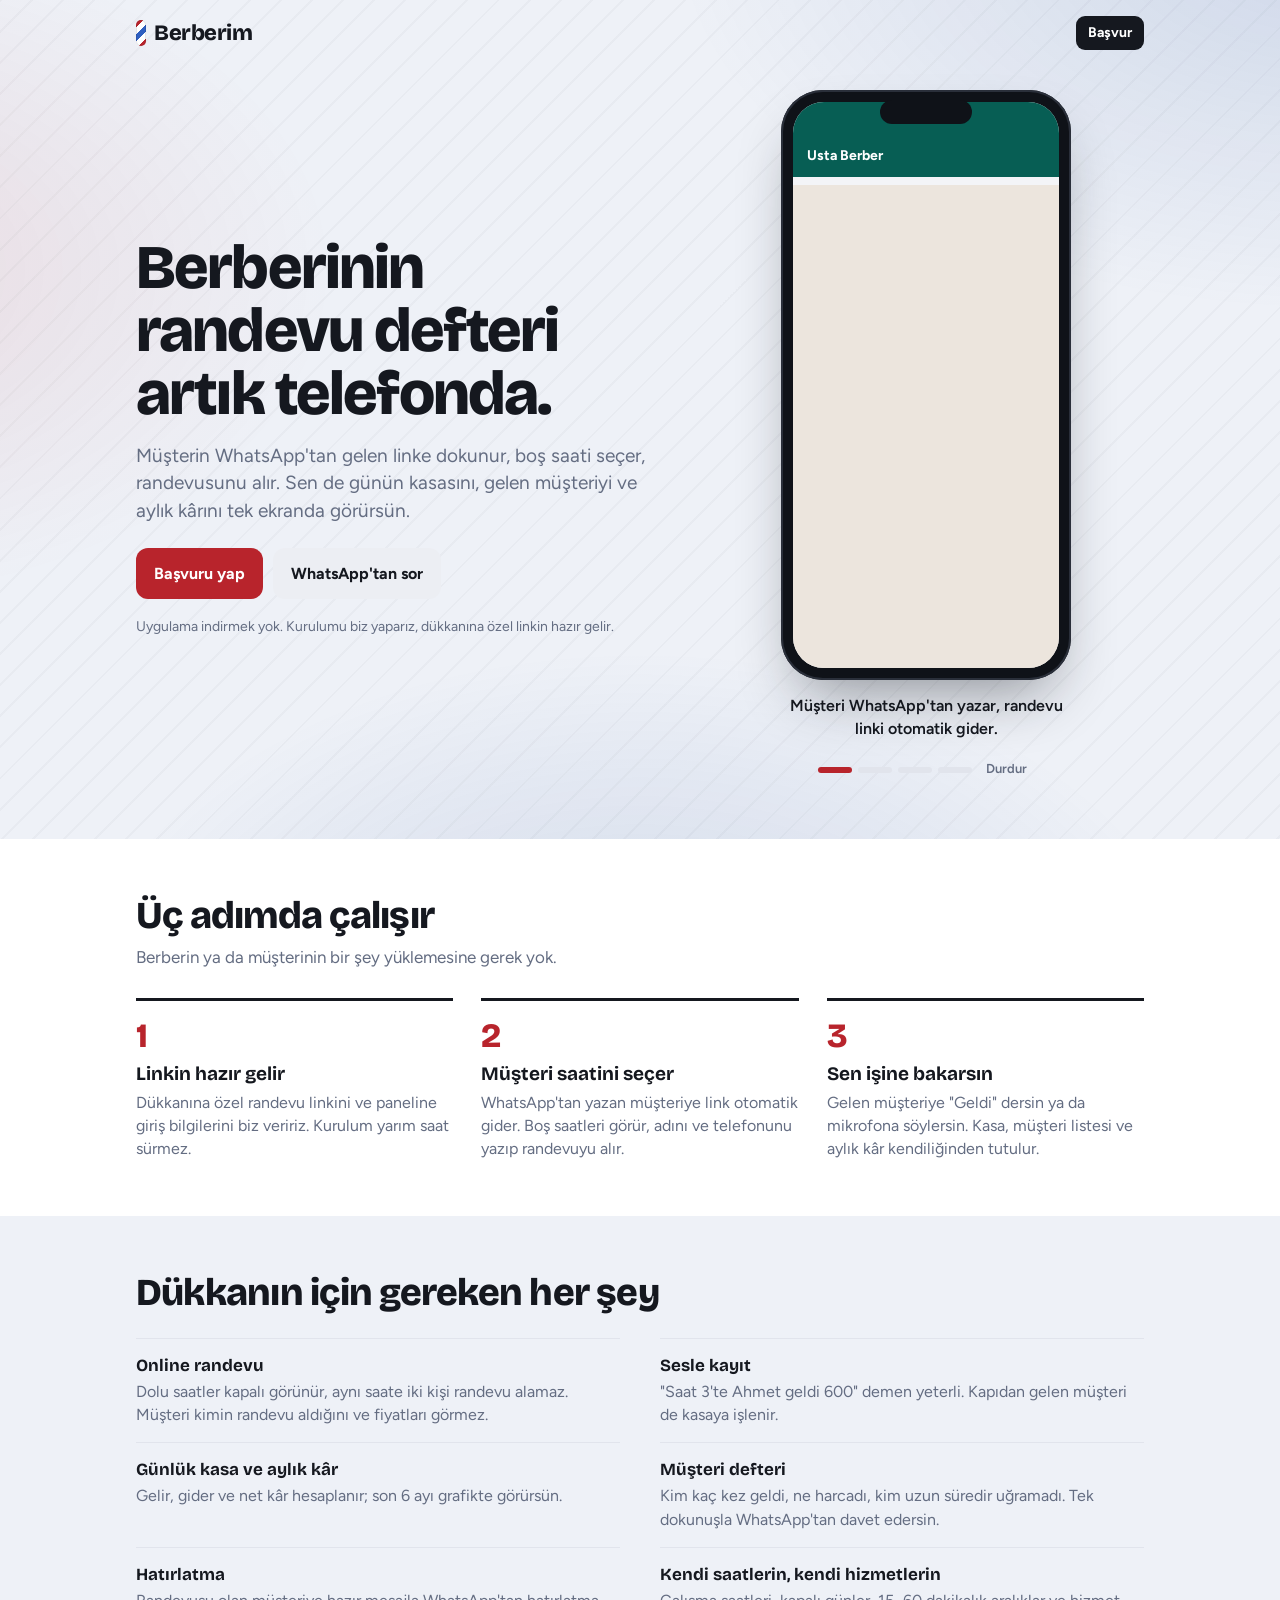
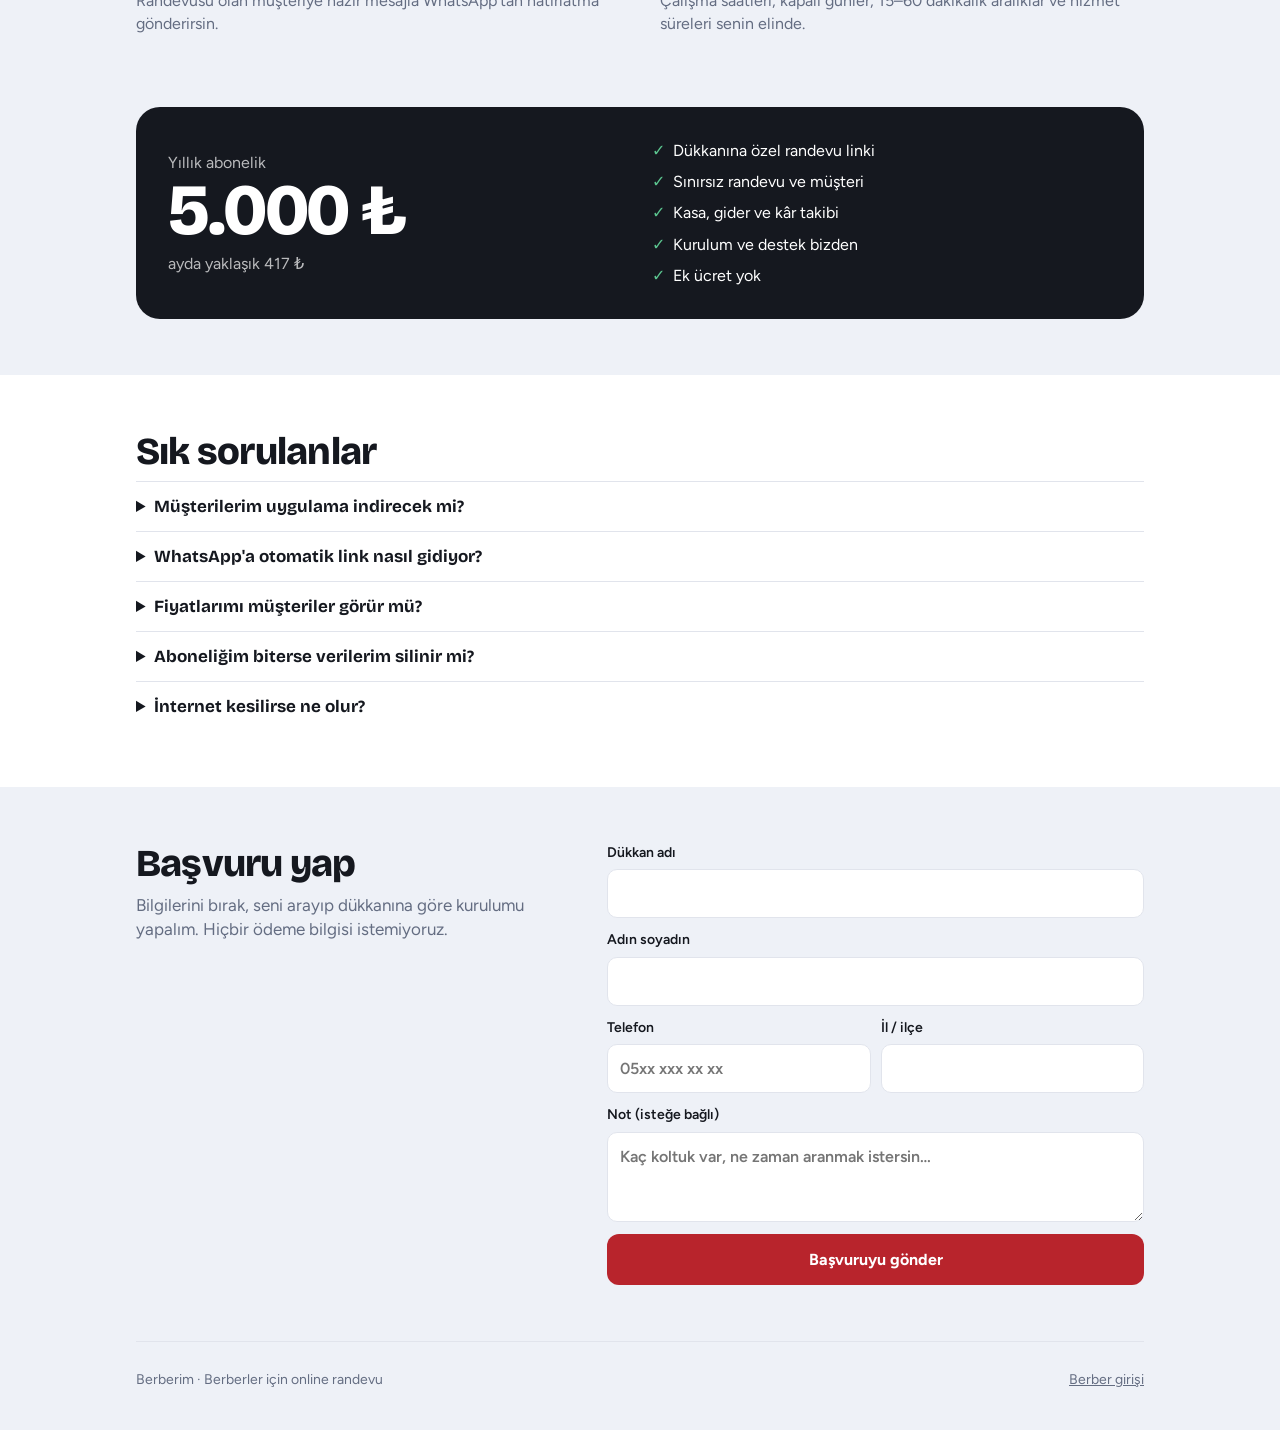
<file: index.html>
<!doctype html>
<html lang="tr">
<head>
<meta charset="utf-8">
<script>if(!location.search&&location.hostname!=="mg-barbers.onrender.com")location.replace("/tanitim/");</script>
<meta name="viewport" content="width=device-width,initial-scale=1,viewport-fit=cover">
<title>Online Randevu</title>
<meta name="description" content="Berberinden boş saati seç, 30 saniyede randevunu al.">
<meta name="theme-color" content="#f3f4f7" media="(prefers-color-scheme: light)">
<meta name="theme-color" content="#0e1118" media="(prefers-color-scheme: dark)">
<link rel="icon" href="data:image/svg+xml,%3Csvg xmlns='http://www.w3.org/2000/svg' viewBox='0 0 64 64'%3E%3Crect width='64' height='64' rx='14' fill='%23b8242c'/%3E%3Ctext x='32' y='43' font-size='30' text-anchor='middle'%3E✂️%3C/text%3E%3C/svg%3E">
<link rel="preconnect" href="https://fonts.googleapis.com">
<link rel="preconnect" href="https://fonts.gstatic.com" crossorigin>
<link rel="stylesheet" href="https://fonts.googleapis.com/css2?family=Bricolage+Grotesque:opsz,wght@12..96,700;12..96,800&family=Figtree:wght@400;500;600;700&display=swap" media="print" onload="this.media='all'">
<link rel="preload" href="/vendor/supabase.js" as="script">
<link rel="stylesheet" href="/style.css?v=20">
</head>
<body>
<div class="wrap" id="app"><p class="loading">Yükleniyor…</p></div>
<div class="dock" id="dock" hidden></div>
<script defer src="/vendor/supabase.js"></script>
<script defer src="/config.js?v=20"></script>
<script defer src="/common.js?v=20"></script>
<script defer src="/app.js?v=20"></script>
</body>
</html>
</file>
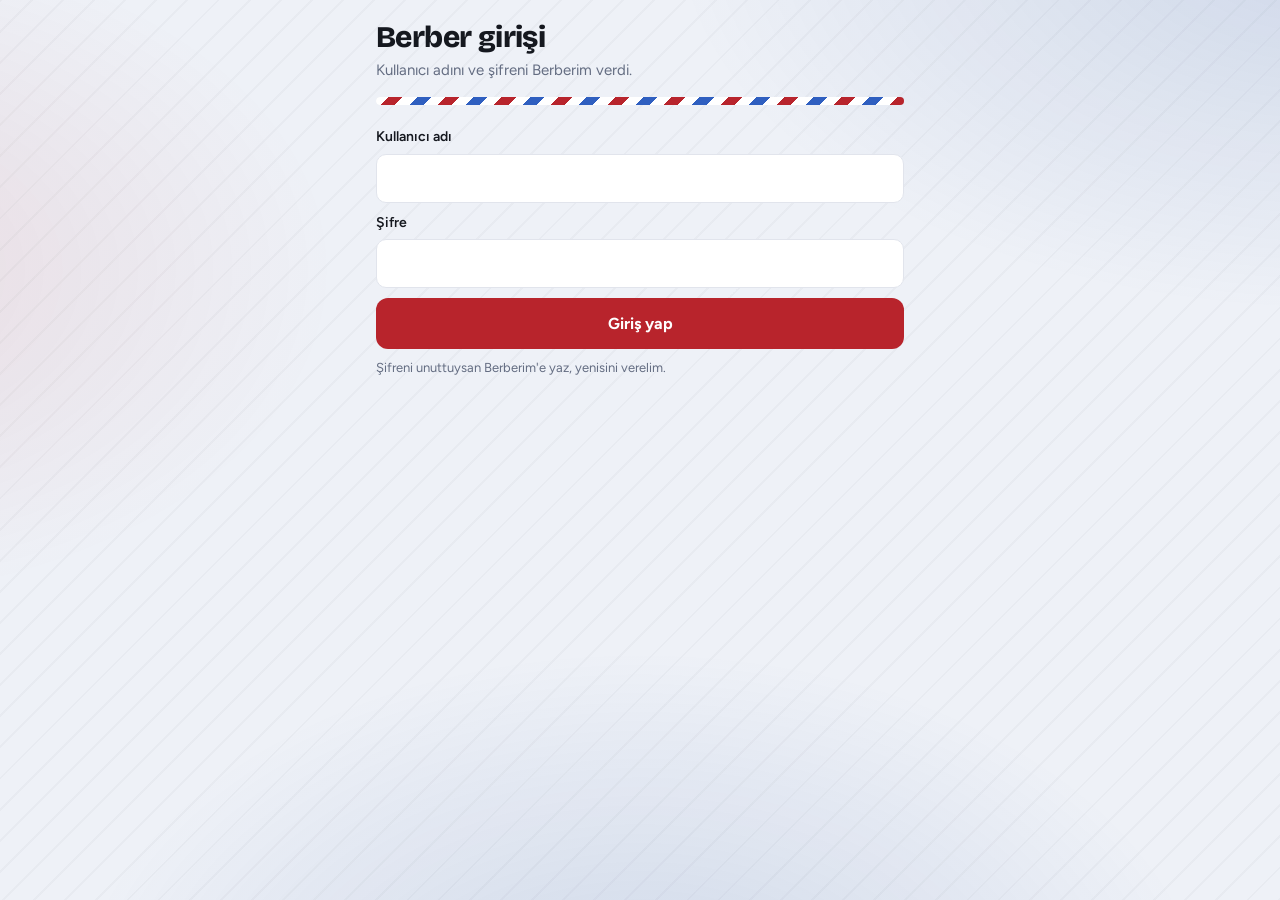
<file: panel/index.html>
<!doctype html>
<html lang="tr">
<head>
<meta charset="utf-8">
<meta name="viewport" content="width=device-width,initial-scale=1,viewport-fit=cover">
<meta name="robots" content="noindex,nofollow">
<title>Berberim Panel</title>
<meta name="theme-color" content="#f3f4f7" media="(prefers-color-scheme: light)">
<meta name="theme-color" content="#0e1118" media="(prefers-color-scheme: dark)">
<meta name="apple-mobile-web-app-capable" content="yes">
<meta name="apple-mobile-web-app-title" content="Berberim">
<link rel="icon" href="data:image/svg+xml,%3Csvg xmlns='http://www.w3.org/2000/svg' viewBox='0 0 64 64'%3E%3Crect width='64' height='64' rx='14' fill='%2315181f'/%3E%3Ctext x='32' y='43' font-size='30' text-anchor='middle'%3E✂️%3C/text%3E%3C/svg%3E">
<link rel="preconnect" href="https://fonts.googleapis.com">
<link rel="preconnect" href="https://fonts.gstatic.com" crossorigin>
<link rel="stylesheet" href="https://fonts.googleapis.com/css2?family=Bricolage+Grotesque:opsz,wght@12..96,700;12..96,800&family=Figtree:wght@400;500;600;700&display=swap" media="print" onload="this.media='all'">
<link rel="preload" href="/vendor/supabase.js" as="script">
<link rel="stylesheet" href="/style.css?v=20">
</head>
<body>
<div class="wrap" id="app"><p class="loading">Yükleniyor…</p></div>
<nav class="tabbar" id="tabbar" hidden></nav>
<script defer src="/vendor/supabase.js"></script>
<script defer src="/config.js?v=20"></script>
<script defer src="/common.js?v=20"></script>
<script defer src="/panel/panel.js?v=20"></script>
</body>
</html>
</file>
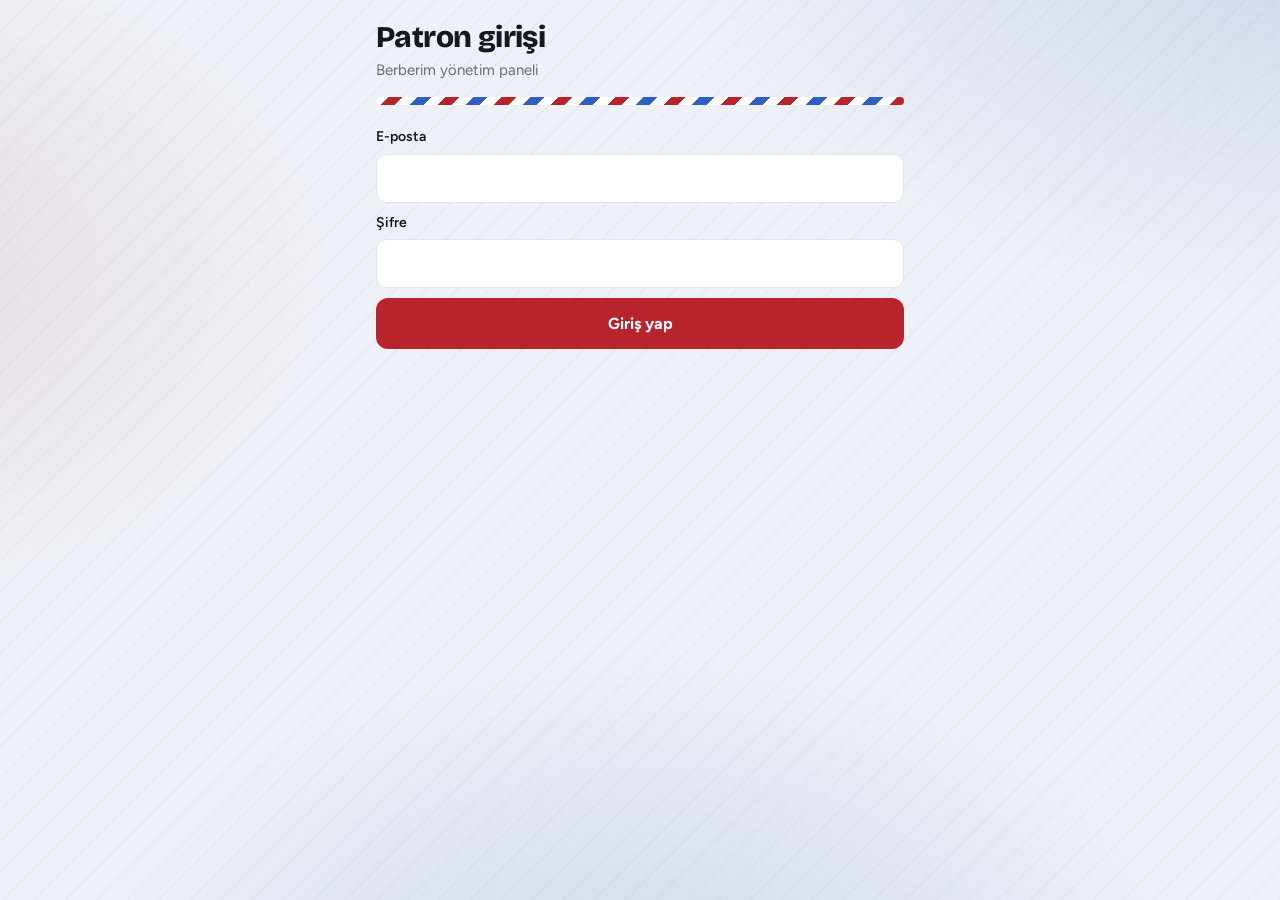
<file: patron/index.html>
<!doctype html>
<html lang="tr">
<head>
<meta charset="utf-8">
<meta name="viewport" content="width=device-width,initial-scale=1,viewport-fit=cover">
<meta name="robots" content="noindex,nofollow">
<title>Berberim Patron</title>
<meta name="theme-color" content="#f3f4f7" media="(prefers-color-scheme: light)">
<meta name="theme-color" content="#0e1118" media="(prefers-color-scheme: dark)">
<meta name="apple-mobile-web-app-capable" content="yes">
<meta name="apple-mobile-web-app-title" content="Berberim">
<link rel="icon" href="data:image/svg+xml,%3Csvg xmlns='http://www.w3.org/2000/svg' viewBox='0 0 64 64'%3E%3Crect width='64' height='64' rx='14' fill='%2315181f'/%3E%3Ctext x='32' y='43' font-size='30' text-anchor='middle'%3E✂️%3C/text%3E%3C/svg%3E">
<link rel="preconnect" href="https://fonts.googleapis.com">
<link rel="preconnect" href="https://fonts.gstatic.com" crossorigin>
<link rel="stylesheet" href="https://fonts.googleapis.com/css2?family=Bricolage+Grotesque:opsz,wght@12..96,700;12..96,800&family=Figtree:wght@400;500;600;700&display=swap" media="print" onload="this.media='all'">
<link rel="preload" href="/vendor/supabase.js" as="script">
<link rel="stylesheet" href="/style.css?v=20">
</head>
<body>
<div class="wrap" id="app"><p class="loading">Yükleniyor…</p></div>
<nav class="tabbar" id="tabbar" hidden></nav>
<script defer src="/vendor/supabase.js"></script>
<script defer src="/config.js?v=20"></script>
<script defer src="/common.js?v=20"></script>
<script defer src="/patron/patron.js?v=20"></script>
</body>
</html>
</file>
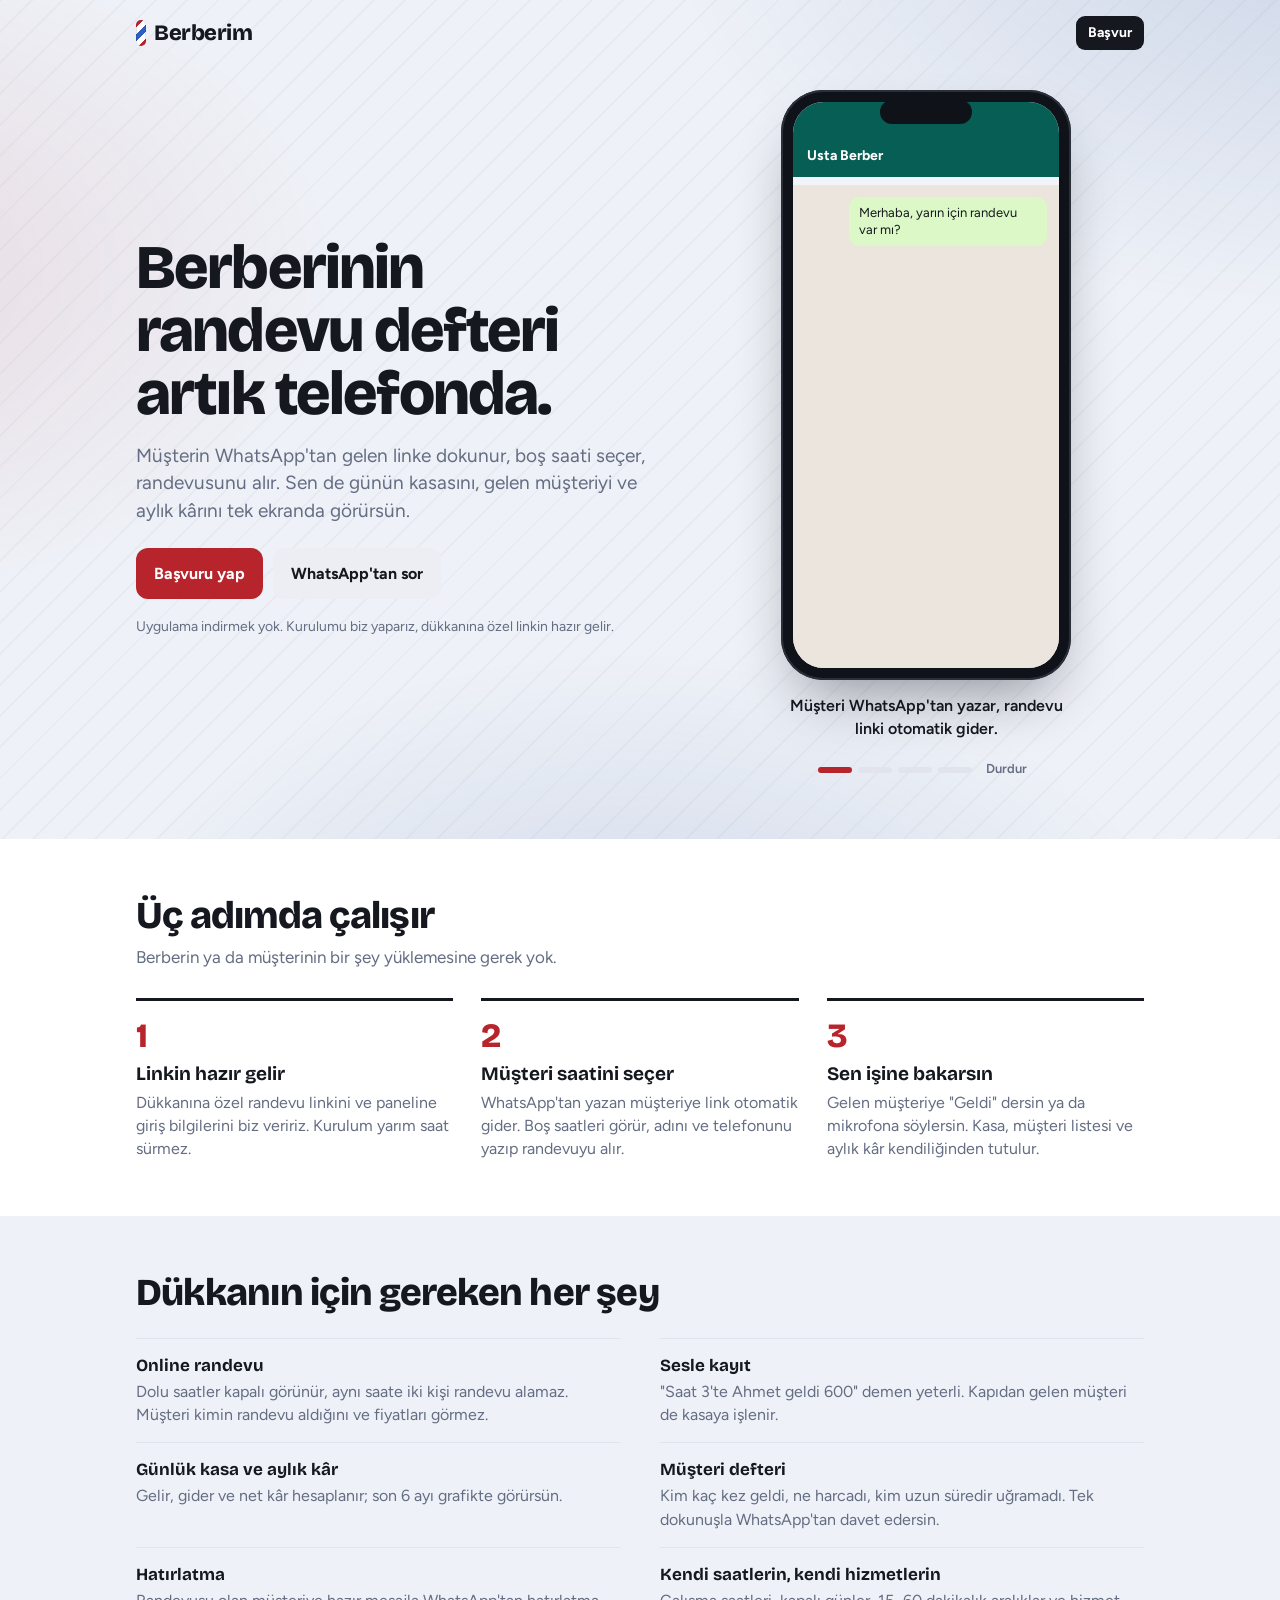
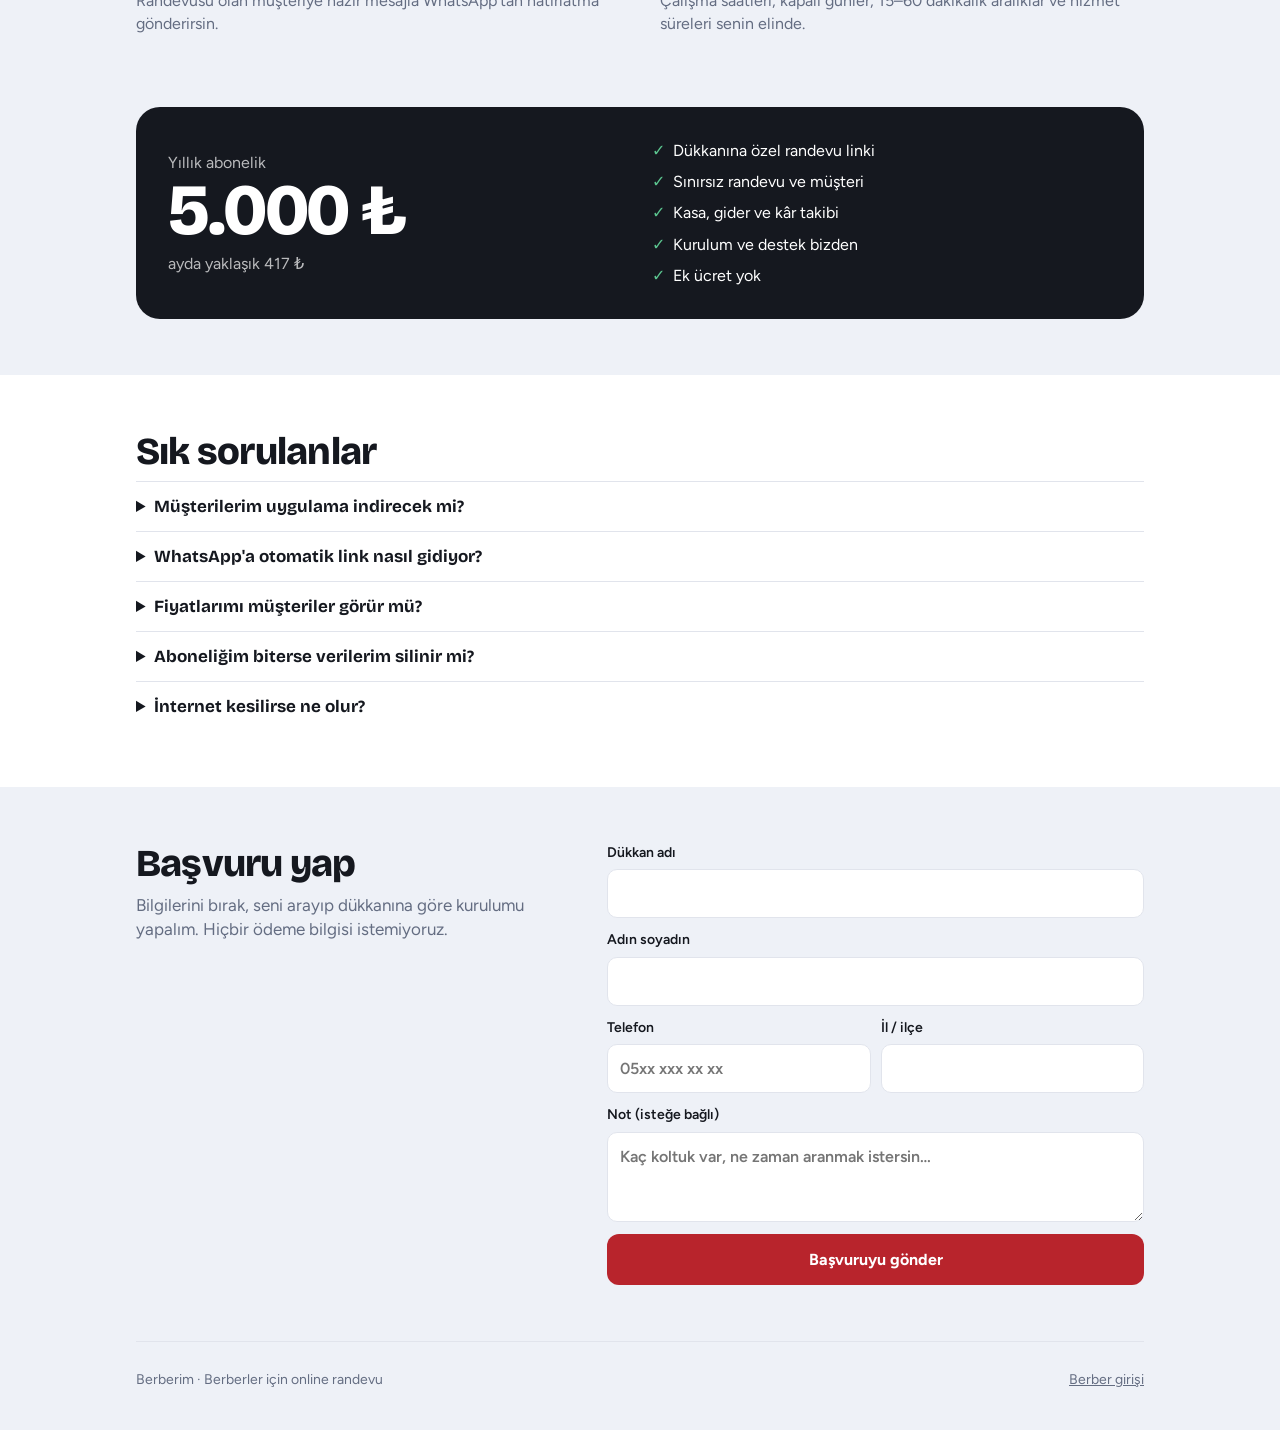
<file: tanitim/index.html>
<!doctype html>
<html lang="tr">
<head>
<meta charset="utf-8">
<meta name="viewport" content="width=device-width,initial-scale=1,viewport-fit=cover">
<title>Berberim · Berberler için online randevu ve kasa</title>
<meta name="description" content="Müşterilerin WhatsApp'tan gelen linkle randevu alsın, sen günün kasasını tek ekranda gör. Kurulum bizden.">
<meta property="og:title" content="Berberim · Berberin randevu defteri artık telefonda">
<meta property="og:description" content="Online randevu, müşteri takibi, gelir–gider. Kurulum bizden, yıllık tek ücret.">
<meta name="theme-color" content="#15181f">
<link rel="icon" href="data:image/svg+xml,%3Csvg xmlns='http://www.w3.org/2000/svg' viewBox='0 0 64 64'%3E%3Crect width='64' height='64' rx='14' fill='%23b8242c'/%3E%3Ctext x='32' y='43' font-size='30' text-anchor='middle'%3E✂️%3C/text%3E%3C/svg%3E">
<link rel="preconnect" href="https://fonts.googleapis.com">
<link rel="preconnect" href="https://fonts.gstatic.com" crossorigin>
<link rel="stylesheet" href="https://fonts.googleapis.com/css2?family=Bricolage+Grotesque:opsz,wght@12..96,700;12..96,800&family=Figtree:wght@400;500;600;700&display=swap" media="print" onload="this.media='all'">
<link rel="stylesheet" href="/style.css?v=20">
<style>
/* Tanıtım: koyu vitrin üstte, berber direği tek gösterişli öğe; altı sade */
.lp { max-width: 1040px; margin: 0 auto; padding-left: max(16px, env(safe-area-inset-left, 0px)); padding-right: max(16px, env(safe-area-inset-right, 0px)); }
.top { display: flex; align-items: center; justify-content: space-between; padding-block: 16px; }
.brand { font: 800 22px var(--display); letter-spacing: -0.02em; display: flex; align-items: center; gap: 8px; color: var(--ink); text-decoration: none; }
.brand i { width: 10px; height: 26px; border-radius: 5px; background: repeating-linear-gradient(-45deg, var(--red) 0 5px, #fff 5px 10px, #2f5fc0 10px 15px, #fff 15px 20px); box-shadow: inset 0 0 0 1px rgba(0,0,0,.1); }
.hero { display: grid; grid-template-columns: 1.1fr .9fr; gap: 40px; align-items: center; padding-block: 24px 56px; }
.hero h1 { font: 800 clamp(36px, 6vw, 62px)/1.02 var(--display); letter-spacing: -0.03em; margin: 0; text-wrap: balance; }
.hero p.lead { font-size: 19px; color: var(--muted); margin-top: 16px; max-width: 34em; }
.hero .ctas { display: flex; gap: 10px; flex-wrap: wrap; margin-top: 24px; }
.hero .trust { margin-top: 18px; font-size: 14px; color: var(--muted); }
/* Demo telefon */
.demo { display: flex; flex-direction: column; align-items: center; gap: 14px; }
.phone { width: 290px; max-width: 100%; aspect-ratio: 290 / 590; border-radius: 42px; background: #0f1218; padding: 12px; box-shadow: 0 30px 60px -20px rgba(21,24,31,.45), inset 0 0 0 2px #2a2f3a; position: relative; }
.screen { position: absolute; inset: 12px; border-radius: 31px; overflow: hidden; background: #f3f4f7; color: #15181f; font-size: 13px; }
.notch { position: absolute; top: 10px; left: 50%; transform: translateX(-50%); width: 92px; height: 24px; border-radius: 14px; background: #0f1218; z-index: 5; }
.scene { position: absolute; inset: 0; padding: 46px 14px 14px; display: flex; flex-direction: column; gap: 8px; opacity: 0; transition: opacity .45s ease; }
.scene.on { opacity: 1; }
.wa-top { background: #075e54; color: #fff; margin: -46px -14px 8px; padding: 44px 14px 10px; font-weight: 700; font-size: 14px; }
.wa-bg { background: #ece5dd; margin: -8px -14px -14px; padding: 12px; flex: 1; display: flex; flex-direction: column; gap: 8px; }
.bub { max-width: 82%; padding: 7px 10px; border-radius: 10px; font-size: 13px; line-height: 1.35; opacity: 0; transform: translateY(6px); transition: opacity .35s, transform .35s; }
.bub.in { background: #fff; align-self: flex-start; }
.bub.out { background: #dcf8c6; align-self: flex-end; }
.bub.show { opacity: 1; transform: none; }
.bub u { color: #1f6fd1; }
.m-h { font: 800 19px var(--display); }
.m-pole { height: 5px; border-radius: 3px; background: repeating-linear-gradient(-45deg, #b8242c 0 6px, #fff 6px 12px, #2f5fc0 12px 18px, #fff 18px 24px); }
.m-chips { display: flex; gap: 6px; }
.m-chip { border: 1.5px solid #e1e4ec; background: #fff; border-radius: 9px; padding: 6px 8px; font-weight: 700; font-size: 12px; }
.m-chip.on { background: #15181f; border-color: #15181f; color: #fff; }
.m-slots { display: grid; grid-template-columns: repeat(3, 1fr); gap: 6px; }
.m-slot { border: 1.5px solid #e1e4ec; background: #fff; border-radius: 8px; padding: 7px 0; text-align: center; font-weight: 700; font-size: 12px; transition: background .25s, color .25s; }
.m-slot.full { background: #eceef3; border-color: transparent; color: #98a1b5; text-decoration: line-through; }
.m-slot.pick { background: #b8242c; border-color: #b8242c; color: #fff; }
.m-in { border: 1.5px solid #e1e4ec; background: #fff; border-radius: 8px; padding: 8px; color: #646d82; font-size: 12px; }
.m-btn { background: #b8242c; color: #fff; border-radius: 10px; padding: 10px; text-align: center; font-weight: 700; margin-top: auto; transition: transform .15s; }
.m-btn.tap { transform: scale(.95); }
.m-ok { margin: auto 0; text-align: center; display: flex; flex-direction: column; gap: 8px; align-items: center; }
.m-ok .tick { width: 56px; height: 56px; font-size: 28px; }
.m-kasa { background: #15181f; color: #fff; border-radius: 14px; padding: 12px 14px; }
.m-kasa small { opacity: .7; display: block; font-size: 11px; }
.m-kasa b { font: 800 28px var(--display); font-variant-numeric: tabular-nums; }
.m-mic { background: #b8242c; color: #fff; border-radius: 12px; padding: 10px; text-align: center; font-weight: 700; font-size: 13px; }
.m-mic.rec { background: #15181f; }
.m-row { display: flex; align-items: center; gap: 8px; background: #fff; border-radius: 10px; padding: 8px 10px; border: 1px solid #e1e4ec; }
.m-row b { font: 800 13px var(--display); min-width: 38px; }
.m-row span { flex: 1; font-weight: 600; font-size: 12px; }
.m-row em { font-style: normal; font-size: 11px; font-weight: 700; padding: 3px 8px; border-radius: 99px; background: #187a4a; color: #fff; }
.m-row em.ok { background: #e1f3e9; color: #187a4a; }
.cap { font-weight: 600; text-align: center; min-height: 3em; max-width: 300px; }
.prog { display: flex; gap: 6px; align-items: center; }
.prog button { width: 34px; height: 6px; border-radius: 3px; border: 0; background: var(--line); padding: 0; cursor: pointer; position: relative; overflow: hidden; }
.prog button i { position: absolute; inset: 0; background: var(--red); transform-origin: left; transform: scaleX(0); }
.prog button.done i { transform: scaleX(1); }
.prog .pp { width: auto; height: auto; background: none; color: var(--muted); font-size: 13px; font-weight: 600; padding: 4px 8px; }
/* Bölümler */
.band { padding-block: 56px; }
.band h2 { font: 800 clamp(26px, 4vw, 38px)/1.1 var(--display); letter-spacing: -0.02em; margin-bottom: 8px; text-wrap: balance; }
.band > .lp > p.sub { color: var(--muted); font-size: 17px; max-width: 36em; }
.steps3 { display: grid; grid-template-columns: repeat(3, 1fr); gap: 28px; margin-top: 28px; counter-reset: st; }
.steps3 div { border-top: 3px solid var(--ink); padding-top: 14px; }
.steps3 div::before { counter-increment: st; content: counter(st); font: 800 34px var(--display); color: var(--red); display: block; }
.steps3 h3 { font: 700 19px var(--display); margin: 6px 0; }
.steps3 p { color: var(--muted); }
.feat { display: grid; grid-template-columns: repeat(2, 1fr); gap: 0 40px; margin-top: 24px; }
.feat div { padding: 16px 0; border-top: 1px solid var(--line); }
.feat h3 { font: 700 17px var(--display); margin: 0 0 4px; }
.feat p { color: var(--muted); }
.price { background: var(--ink); color: var(--surface); border-radius: 24px; padding: 32px; display: grid; grid-template-columns: 1fr 1fr; gap: 24px; align-items: center; }
.price .amt { font: 800 clamp(44px, 8vw, 72px)/1 var(--display); letter-spacing: -0.03em; }
.price .per { opacity: .7; margin-top: 6px; }
.price ul { margin: 0; padding: 0; list-style: none; display: flex; flex-direction: column; gap: 8px; }
.price li::before { content: "✓"; color: #5cc690; font-weight: 800; margin-right: 8px; }
.faq details { border-top: 1px solid var(--line); padding: 14px 0; }
.faq summary { font: 700 17px var(--display); cursor: pointer; }
.faq details p { color: var(--muted); margin-top: 8px; max-width: 40em; }
.apply { display: grid; grid-template-columns: .9fr 1.1fr; gap: 32px; align-items: start; }
.apply form { display: flex; flex-direction: column; gap: 12px; }
.ok-box { background: var(--ok-soft); color: var(--ok); border-radius: 14px; padding: 18px; font-weight: 600; }
.lp-foot { padding-block: 28px 40px; color: var(--muted); font-size: 14px; display: flex; justify-content: space-between; gap: 12px; flex-wrap: wrap; border-top: 1px solid var(--line); }
.lp-foot a { color: inherit; }
@media (max-width: 820px) {
  .hero, .apply, .price { grid-template-columns: 1fr; }
  .hero { gap: 28px; padding-block: 8px 40px; }
  .steps3, .feat { grid-template-columns: 1fr; gap: 18px; }
  .feat { gap: 0; }
  .band { padding-block: 40px; }
  .price { padding: 24px; }
}
</style>
</head>
<body>
<div class="lp"><header class="top"><a class="brand" href="/tanitim/"><i aria-hidden="true"></i>Berberim</a><a class="btn sm dark" href="#basvuru">Başvur</a></header></div>

<main>
  <section class="lp hero">
    <div>
      <h1>Berberinin randevu defteri artık telefonda.</h1>
      <p class="lead">Müşterin WhatsApp'tan gelen linke dokunur, boş saati seçer, randevusunu alır. Sen de günün kasasını, gelen müşteriyi ve aylık kârını tek ekranda görürsün.</p>
      <div class="ctas"><a class="btn" href="#basvuru">Başvuru yap</a><a class="btn ghost" id="waTop" href="#basvuru">WhatsApp'tan sor</a></div>
      <p class="trust">Uygulama indirmek yok. Kurulumu biz yaparız, dükkanına özel linkin hazır gelir.</p>
    </div>
    <div class="demo">
      <div class="phone" aria-label="Berberim'in nasıl çalıştığını gösteren canlı demo"><div class="notch"></div><div class="screen" id="screen">
        <div class="scene" data-s="0"><div class="wa-top">Usta Berber</div><div class="wa-bg">
          <div class="bub out">Merhaba, yarın için randevu var mı?</div>
          <div class="bub in">Merhaba, Usta Berber'e hoş geldiniz ✂️ Boş saatleri görüp randevunuzu buradan alabilirsiniz:<br><u>berberim/?usta-berber</u></div>
        </div></div>
        <div class="scene" data-s="1">
          <div class="m-h">Usta Berber</div><div class="m-pole"></div>
          <div class="m-chips"><span class="m-chip on">Saç kesimi</span><span class="m-chip">Sakal</span><span class="m-chip">Saç + Sakal</span></div>
          <div class="m-chips"><span class="m-chip">Bugün</span><span class="m-chip on">Yarın</span><span class="m-chip">Pzt</span><span class="m-chip">Sal</span></div>
          <div class="m-slots"><span class="m-slot full">10:00</span><span class="m-slot full">10:30</span><span class="m-slot">11:00</span><span class="m-slot full">11:30</span><span class="m-slot" id="pickSlot">14:00</span><span class="m-slot">14:30</span><span class="m-slot">15:00</span><span class="m-slot full">15:30</span><span class="m-slot">16:00</span></div>
          <div class="m-in" id="typeName">Adınız ve soyadınız</div><div class="m-in">05xx xxx xx xx</div>
          <div class="m-btn" id="okBtn">Onayla</div>
        </div>
        <div class="scene" data-s="2"><div class="m-h">Usta Berber</div><div class="m-pole"></div>
          <div class="m-ok"><div class="tick">✓</div><b style="font-size:16px">Randevunuz alındı</b><span>Yarın, saat 14:00<br>Saç kesimi</span></div></div>
        <div class="scene" data-s="3"><div class="m-h">Bugün</div>
          <div class="m-kasa"><small>Bugünün kasası</small><b id="kasaNum">2.400 ₺</b></div>
          <div class="m-mic" id="mMic">🎤 Konuşarak kaydet</div>
          <div class="m-row"><b>13:00</b><span>Ali Demir</span><em class="ok">Geldi</em></div>
          <div class="m-row"><b>14:00</b><span>Mehmet Kaya</span><em id="mGeldi">Geldi</em></div>
          <div class="m-row"><b>15:30</b><span>Emre Şahin</span><em>Geldi</em></div>
        </div>
      </div></div>
      <p class="cap" id="cap" aria-live="polite"></p>
      <div class="prog" id="prog"></div>
    </div>
  </section>

  <section class="band" style="background:var(--surface)"><div class="lp">
    <h2>Üç adımda çalışır</h2>
    <p class="sub">Berberin ya da müşterinin bir şey yüklemesine gerek yok.</p>
    <div class="steps3">
      <div><h3>Linkin hazır gelir</h3><p>Dükkanına özel randevu linkini ve paneline giriş bilgilerini biz veririz. Kurulum yarım saat sürmez.</p></div>
      <div><h3>Müşteri saatini seçer</h3><p>WhatsApp'tan yazan müşteriye link otomatik gider. Boş saatleri görür, adını ve telefonunu yazıp randevuyu alır.</p></div>
      <div><h3>Sen işine bakarsın</h3><p>Gelen müşteriye "Geldi" dersin ya da mikrofona söylersin. Kasa, müşteri listesi ve aylık kâr kendiliğinden tutulur.</p></div>
    </div>
  </div></section>

  <section class="band"><div class="lp">
    <h2>Dükkanın için gereken her şey</h2>
    <div class="feat">
      <div><h3>Online randevu</h3><p>Dolu saatler kapalı görünür, aynı saate iki kişi randevu alamaz. Müşteri kimin randevu aldığını ve fiyatları görmez.</p></div>
      <div><h3>Sesle kayıt</h3><p>"Saat 3'te Ahmet geldi 600" demen yeterli. Kapıdan gelen müşteri de kasaya işlenir.</p></div>
      <div><h3>Günlük kasa ve aylık kâr</h3><p>Gelir, gider ve net kâr hesaplanır; son 6 ayı grafikte görürsün.</p></div>
      <div><h3>Müşteri defteri</h3><p>Kim kaç kez geldi, ne harcadı, kim uzun süredir uğramadı. Tek dokunuşla WhatsApp'tan davet edersin.</p></div>
      <div><h3>Hatırlatma</h3><p>Randevusu olan müşteriye hazır mesajla WhatsApp'tan hatırlatma gönderirsin.</p></div>
      <div><h3>Kendi saatlerin, kendi hizmetlerin</h3><p>Çalışma saatleri, kapalı günler, 15–60 dakikalık aralıklar ve hizmet süreleri senin elinde.</p></div>
    </div>
  </div></section>

  <section class="band" style="padding-top:0"><div class="lp">
    <div class="price">
      <div><p style="opacity:.7">Yıllık abonelik</p><div class="amt" id="priceAmt">5.000 ₺</div><p class="per" id="pricePer">ayda yaklaşık 417 ₺</p></div>
      <ul><li>Dükkanına özel randevu linki</li><li>Sınırsız randevu ve müşteri</li><li>Kasa, gider ve kâr takibi</li><li>Kurulum ve destek bizden</li><li>Ek ücret yok</li></ul>
    </div>
  </div></section>

  <section class="band" style="background:var(--surface)"><div class="lp faq">
    <h2>Sık sorulanlar</h2>
    <details><summary>Müşterilerim uygulama indirecek mi?</summary><p>Hayır. Müşteri sadece linke dokunur, sayfa telefonda açılır. Sen de paneli telefonun ana ekranına ekleyip uygulama gibi kullanırsın.</p></details>
    <details><summary>WhatsApp'a otomatik link nasıl gidiyor?</summary><p>WhatsApp Business'ın ücretsiz "Uzakta mesajı" özelliğini kullanıyoruz. Kurulumda birlikte ayarlarız; yazan müşteriye randevu linki otomatik gider.</p></details>
    <details><summary>Fiyatlarımı müşteriler görür mü?</summary><p>Görmez. Ücretler sadece senin kasanda tutulur. Müşteri sadece boş saatleri görür.</p></details>
    <details><summary>Aboneliğim biterse verilerim silinir mi?</summary><p>Silinmez. Yenilediğin anda her şey kaldığı yerden açılır.</p></details>
    <details><summary>İnternet kesilirse ne olur?</summary><p>Panel son bilgileri telefonunda tutar; internet gelince kendiliğinden günceller.</p></details>
  </div></section>

  <section class="band" id="basvuru"><div class="lp apply">
    <div><h2>Başvuru yap</h2><p class="muted" style="font-size:17px">Bilgilerini bırak, seni arayıp dükkanına göre kurulumu yapalım. Hiçbir ödeme bilgisi istemiyoruz.</p>
      <p class="muted" id="sellerLine" style="margin-top:14px"></p></div>
    <form id="form" novalidate>
      <label for="fShop">Dükkan adı<input id="fShop" maxlength="80" autocomplete="organization" required></label>
      <label for="fName">Adın soyadın<input id="fName" maxlength="80" autocomplete="name" required></label>
      <div class="row"><label for="fPhone">Telefon<input id="fPhone" type="tel" inputmode="tel" maxlength="20" autocomplete="tel" placeholder="05xx xxx xx xx" required></label><label for="fCity">İl / ilçe<input id="fCity" maxlength="80"></label></div>
      <label for="fNote">Not (isteğe bağlı)<textarea id="fNote" maxlength="500" style="min-height:90px" placeholder="Kaç koltuk var, ne zaman aranmak istersin…"></textarea></label>
      <p class="err" id="fErr" hidden></p>
      <button class="btn" id="fGo" type="submit">Başvuruyu gönder</button>
    </form>
  </div></section>
</main>

<div class="lp"><footer class="lp-foot"><span>Berberim · Berberler için online randevu</span><a href="/panel/">Berber girişi</a></footer></div>

<script defer src="/vendor/supabase.js"></script>
<script defer src="/config.js?v=20"></script>
<script defer src="/common.js?v=20"></script>
<script defer src="/tanitim/tanitim.js?v=20"></script>
</body>
</html>
</file>
<file: style.css>
/* Berberim — ortak stil
   Yön: berber dükkanı porselen beyazı + direk kırmızısı/mavisi. Tek gösterişli öğe direk şeridi; geri kalan sade. */
:root {
  --bg: #eef1f7;
  --surface: #ffffff;
  --sunk: #eceef3;
  --ink: #15181f;
  --muted: #646d82;
  --line: #e1e4ec;
  --red: #b8242c;
  --red-ink: #ffffff;
  --blue: #2350a0;
  --blue-soft: #e5ecf8;
  --ok: #187a4a;
  --ok-soft: #e1f3e9;
  --warn: #965b06;
  --warn-soft: #fcf0da;
  --bad-soft: #f9e3e3;
  --display: "Bricolage Grotesque", "Segoe UI", system-ui, sans-serif;
  --body: "Figtree", "Segoe UI", system-ui, sans-serif;
  --r: 14px;
  --glow-blue: rgba(35, 80, 160, .16);
  --glow-red: rgba(184, 36, 44, .11);
  --stripe: rgba(21, 24, 31, .028);
  color-scheme: light;
}
@media (prefers-color-scheme: dark) {
  :root {
    --bg: #0e1118; --surface: #171b25; --sunk: #1e2330; --ink: #eceff5; --muted: #98a1b5; --line: #2a3142;
    --red: #e2464d; --blue: #7ea2ec; --blue-soft: #1c2a45; --ok: #5cc690; --ok-soft: #133024;
    --warn: #e9ad54; --warn-soft: #33260f; --bad-soft: #3a1c1e; color-scheme: dark;
    --glow-blue: rgba(80, 125, 220, .2); --glow-red: rgba(226, 70, 77, .13); --stripe: rgba(255, 255, 255, .025);
  }
}
* { box-sizing: border-box; }
html { -webkit-text-size-adjust: 100%; }
body {
  margin: 0; background: var(--bg); color: var(--ink); position: relative; isolation: isolate;
  font: 16px/1.45 var(--body); min-height: 100vh;
  padding-top: env(safe-area-inset-top, 0px);
}
/* Arka plan: berber direği renklerinden yumuşak ışık + çok hafif çapraz şerit dokusu */
body::before {
  content: ""; position: fixed; inset: 0; z-index: -1; pointer-events: none; transform: translateZ(0); will-change: transform;
  background:
    radial-gradient(70rem 40rem at 105% -8%, var(--glow-blue), transparent 60%),
    radial-gradient(55rem 35rem at -15% 30%, var(--glow-red), transparent 60%),
    radial-gradient(60rem 40rem at 50% 115%, var(--glow-blue), transparent 60%),
    repeating-linear-gradient(-45deg, var(--stripe) 0 2px, transparent 2px 22px);
}
button, input, select, textarea { font: inherit; color: inherit; }
img { max-width: 100%; }
[hidden] { display: none !important; }
:focus-visible { outline: 2px solid var(--blue); outline-offset: 2px; }

.wrap {
  max-width: 560px; margin: 0 auto;
  padding-block: 0 calc(110px + env(safe-area-inset-bottom, 0px));
  padding-left: max(16px, env(safe-area-inset-left, 0px));
  padding-right: max(16px, env(safe-area-inset-right, 0px));
  display: flex; flex-direction: column; gap: 22px;
}

/* Başlık + direk şeridi */
.head { padding-top: 22px; display: flex; flex-direction: column; gap: 6px; }
.head h1 { font: 800 30px/1.05 var(--display); letter-spacing: -0.02em; margin: 0; text-wrap: balance; }
.head p { margin: 0; color: var(--muted); font-size: 15px; }
.pole { height: 8px; border-radius: 4px; margin-top: 10px; overflow: hidden; position: relative; box-shadow: inset 0 0 0 1px rgba(0,0,0,.06); }
.pole::before {
  content: ""; position: absolute; top: 0; bottom: 0; left: -57px; right: 0;
  background: repeating-linear-gradient(-45deg, var(--red) 0 10px, #fff 10px 20px, #2f5fc0 20px 30px, #fff 30px 40px);
  will-change: transform;
}
@media (prefers-reduced-motion: no-preference) { .pole::before { animation: pole 3s linear infinite; } }
@keyframes pole { to { transform: translateX(56.57px); } }

h2 { font: 700 18px/1.2 var(--display); margin: 0; }
.sec { display: flex; flex-direction: column; gap: 10px; }
.sec-h { display: flex; align-items: baseline; justify-content: space-between; gap: 8px; }
.muted, .meta { color: var(--muted); font-size: 14px; }
.small { font-size: 13px; }
p { margin: 0; }

.card { background: var(--surface); border: 1px solid var(--line); border-radius: var(--r); padding: 16px; display: flex; flex-direction: column; gap: 12px; }

/* Segment (sekme) */
.seg { display: flex; background: var(--sunk); border-radius: 12px; padding: 4px; gap: 4px; }
.seg button { flex: 1; border: 0; background: none; padding: 9px 10px; border-radius: 9px; font-weight: 600; color: var(--muted); cursor: pointer; }
.seg button.on { background: var(--surface); color: var(--ink); box-shadow: 0 1px 2px rgba(0,0,0,.08); }

/* Seçim çipleri */
.chips { display: flex; gap: 8px; overflow-x: auto; padding: 2px 2px 6px; margin: 0 -2px; scrollbar-width: none; }
.chips::-webkit-scrollbar { display: none; }
.chip {
  flex: 0 0 auto; border: 1.5px solid var(--line); background: var(--surface); border-radius: 12px;
  padding: 10px 14px; text-align: left; cursor: pointer; font-weight: 600;
}
.chip small { display: block; font-weight: 500; color: var(--muted); font-size: 13px; }
.chip.on { border-color: var(--ink); background: var(--ink); color: var(--surface); }
.chip.on small { color: inherit; opacity: .75; }
.chip:disabled { opacity: .4; cursor: not-allowed; }
.day { min-width: 62px; text-align: center; padding: 8px 6px; }
.day b { display: block; font: 800 22px/1.1 var(--display); }

/* Saatler */
.slots { display: grid; grid-template-columns: repeat(auto-fill, minmax(72px, 1fr)); gap: 8px; }
.slot {
  border: 1.5px solid var(--line); background: var(--surface); border-radius: 10px; padding: 11px 0;
  font-weight: 700; cursor: pointer; font-variant-numeric: tabular-nums;
}
.slot:hover:not(:disabled) { border-color: var(--ink); }
.slot:disabled { background: var(--sunk); border-color: transparent; color: var(--muted); text-decoration: line-through; opacity: .6; cursor: not-allowed; }
.slot.on { background: var(--red); border-color: var(--red); color: var(--red-ink); }

/* Form */
label { display: flex; flex-direction: column; gap: 6px; font-size: 14px; font-weight: 600; }
input, select, textarea {
  width: 100%; background: var(--surface); border: 1.5px solid var(--line); border-radius: 10px;
  padding: 12px; font-size: 16px; min-width: 0;
}
input:focus, select:focus, textarea:focus { border-color: var(--ink); outline: none; }
textarea { min-height: 130px; resize: vertical; }
.row { display: flex; gap: 10px; flex-wrap: wrap; }
.row > * { flex: 1 1 130px; min-width: 0; }
.check-row { display: flex; gap: 6px; flex-wrap: wrap; }
.check-row label { flex-direction: row; align-items: center; gap: 6px; font-weight: 500; background: var(--sunk); padding: 8px 10px; border-radius: 9px; cursor: pointer; }
.check-row input { width: auto; }

/* Butonlar */
.btn {
  display: inline-flex; align-items: center; justify-content: center; gap: 8px;
  border: 0; border-radius: 12px; padding: 14px 18px; font-weight: 700; font-size: 16px;
  background: var(--red); color: var(--red-ink); cursor: pointer; text-decoration: none; text-align: center;
}
.btn.dark { background: var(--ink); color: var(--surface); }
.btn.ghost { background: var(--sunk); color: var(--ink); }
.btn.ok { background: var(--ok); color: #fff; }
.btn.sm { padding: 7px 12px; font-size: 14px; border-radius: 9px; }
.btn.block { width: 100%; }
.btn:disabled { opacity: .4; cursor: not-allowed; }
.link { background: none; border: 0; padding: 0; color: var(--blue); font-weight: 600; cursor: pointer; text-decoration: underline; text-underline-offset: 3px; }

/* Alt sabit onay çubuğu (müşteri) */
.dock {
  position: fixed; left: 0; right: 0; bottom: 0; z-index: 20;
  background: var(--surface); border-top: 1px solid var(--line);
  padding: 12px max(16px, env(safe-area-inset-right, 0px)) calc(12px + env(safe-area-inset-bottom, 0px)) max(16px, env(safe-area-inset-left, 0px));
}
.dock-in { max-width: 560px; margin: 0 auto; display: flex; align-items: center; gap: 12px; }
.dock-in .sum { flex: 1; min-width: 0; font-size: 14px; line-height: 1.3; }
.dock-in .sum b { display: block; font-size: 16px; }

/* Alt menü (panel) */
.tabbar {
  position: fixed; left: 0; right: 0; bottom: 0; z-index: 20; background: var(--surface); border-top: 1px solid var(--line);
  padding: 6px max(8px, env(safe-area-inset-right, 0px)) calc(6px + env(safe-area-inset-bottom, 0px)) max(8px, env(safe-area-inset-left, 0px));
}
.tabbar-in { max-width: 560px; margin: 0 auto; display: flex; }
.tabbar button { flex: 1; border: 0; background: none; padding: 6px 2px; display: flex; flex-direction: column; align-items: center; gap: 2px; font-size: 12px; font-weight: 600; color: var(--muted); cursor: pointer; }
.tabbar button svg { width: 24px; height: 24px; }
.tabbar button.on { color: var(--red); }

/* Rakamlar */
.stats { display: grid; grid-template-columns: repeat(3, 1fr); gap: 8px; }
.stat { background: var(--surface); border: 1px solid var(--line); border-radius: 12px; padding: 12px; min-width: 0; }
.stat b { display: block; font: 800 22px/1.1 var(--display); font-variant-numeric: tabular-nums; overflow-wrap: anywhere; }
.stat span { font-size: 13px; color: var(--muted); }
.stat.hero { grid-column: 1 / -1; background: var(--ink); color: var(--surface); border-color: var(--ink); }
.stat.hero b { font-size: 34px; }
.stat.hero span { color: inherit; opacity: .7; }
.money { font-variant-numeric: tabular-nums; white-space: nowrap; }
.pos { color: var(--ok); } .neg { color: var(--red); }

/* Liste */
.list { display: flex; flex-direction: column; }
.item { display: flex; gap: 12px; align-items: flex-start; padding: 12px 0; border-top: 1px solid var(--line); }
.item:first-child { border-top: 0; padding-top: 2px; }
.item .t { font: 800 17px/1.3 var(--display); min-width: 50px; font-variant-numeric: tabular-nums; }
.item .main { flex: 1; min-width: 0; display: flex; flex-direction: column; gap: 4px; }
.item .main > div { overflow-wrap: anywhere; }
.acts { display: flex; gap: 6px; flex-wrap: wrap; margin-top: 4px; }
.empty { color: var(--muted); text-align: center; padding: 18px 0; }

.pill { display: inline-block; font-size: 12px; font-weight: 700; padding: 2px 9px; border-radius: 99px; white-space: nowrap; vertical-align: 1px; }
.p-wait { background: var(--blue-soft); color: var(--blue); }
.p-ok { background: var(--ok-soft); color: var(--ok); }
.p-no { background: var(--bad-soft); color: var(--red); }
.p-warn { background: var(--warn-soft); color: var(--warn); }

.banner { border-radius: 12px; padding: 12px 14px; font-size: 14px; background: var(--warn-soft); color: var(--warn); font-weight: 600; }
.banner.bad { background: var(--bad-soft); color: var(--red); }
.note { background: var(--sunk); border-radius: 12px; padding: 12px; font-size: 14px; overflow-wrap: anywhere; }
.err { color: var(--red); font-size: 14px; font-weight: 600; }

/* Grafik */
.chart svg { width: 100%; height: auto; display: block; overflow: visible; }
.chart .bar { fill: var(--blue); }
.chart .bar.hl { fill: var(--red); }
.chart .bar.exp { fill: var(--muted); opacity: .35; }
.chart .lbl { fill: var(--muted); font: 600 11px var(--body); }
.chart .val { fill: var(--ink); font: 700 11px var(--body); }
.chart .grid { stroke: var(--line); stroke-width: 1; }
.legend { display: flex; gap: 14px; font-size: 13px; color: var(--muted); flex-wrap: wrap; }
.legend i { display: inline-block; width: 10px; height: 10px; border-radius: 3px; margin-right: 5px; vertical-align: -1px; }
.hbar { height: 8px; border-radius: 4px; background: var(--sunk); overflow: hidden; }
.hbar > i { display: block; height: 100%; background: var(--blue); border-radius: 4px; }

/* Komut / mikrofon */
.cmd { display: flex; gap: 10px; align-items: center; }
.mic {
  flex: 0 0 auto; width: 56px; height: 56px; border-radius: 50%; border: 0; background: var(--red); color: #fff;
  display: grid; place-items: center; cursor: pointer;
}
.mic svg { width: 26px; height: 26px; }
.mic.rec { background: var(--ink); }
@media (prefers-reduced-motion: no-preference) { .mic.rec { animation: pulse 1s ease-in-out infinite alternate; } }
@keyframes pulse { to { transform: scale(1.08); } }
.cmd input { flex: 1; }

.lock { text-align: center; align-items: center; padding: 28px 18px; }
.tick { width: 64px; height: 64px; border-radius: 50%; background: var(--ok); color: #fff; display: grid; place-items: center; font: 800 32px var(--display); margin: 0 auto; }
.loading { color: var(--muted); text-align: center; padding: 40px 0; }

.toast {
  position: fixed; left: 50%; transform: translateX(-50%); z-index: 50;
  bottom: calc(86px + env(safe-area-inset-bottom, 0px));
  background: var(--ink); color: var(--surface); padding: 11px 16px; border-radius: 12px; font-weight: 600; font-size: 15px;
  max-width: calc(100% - 32px); box-shadow: 0 6px 20px rgba(0,0,0,.18);
}
.foot { text-align: center; font-size: 12px; color: var(--muted); }
.foot a { color: inherit; }

/* Sade panel öğeleri */
.daynav { display: flex; align-items: center; justify-content: space-between; gap: 10px; margin-top: 8px; }
.daynav b { font-size: 17px; }
.kasa { background: var(--ink); color: var(--surface); border-radius: 18px; padding: 18px 20px; display: flex; flex-direction: column; gap: 2px; }
.kasa span { font-size: 14px; opacity: .7; }
.kasa b { font: 800 40px/1.1 var(--display); letter-spacing: -0.02em; }
.kasa small { font-size: 14px; opacity: .75; }
.bigmic { display: flex; align-items: center; justify-content: center; gap: 12px; width: 100%; border: 0; border-radius: 18px; padding: 18px; background: var(--red); color: #fff; font: 700 18px var(--body); cursor: pointer; }
.bigmic svg { width: 28px; height: 28px; }
.bigmic.rec { background: var(--ink); color: var(--surface); }
@media (prefers-reduced-motion: no-preference) { .bigmic.rec svg { animation: pulse 1s ease-in-out infinite alternate; } }
.okn { background: var(--ok-soft); color: var(--ok); font-weight: 600; }
.appts { padding: 4px 14px; gap: 0; }
.appt { display: grid; grid-template-columns: 1fr auto; align-items: center; gap: 8px; padding: 10px 0; border-top: 1px solid var(--line); }
.appt:first-child { border-top: 0; }
.appt-row { display: flex; align-items: center; gap: 12px; background: none; border: 0; padding: 4px 0; text-align: left; cursor: pointer; min-width: 0; }
.appt-row .t { font: 800 17px var(--display); min-width: 50px; font-variant-numeric: tabular-nums; }
.appt-row .who { display: flex; flex-direction: column; min-width: 0; }
.appt-row .who b { overflow: hidden; text-overflow: ellipsis; white-space: nowrap; }
.appt-row .who small { color: var(--muted); font-size: 13px; }
.appt.iptal .who b, .appt.gelmedi .who b { color: var(--muted); }
.appt-more { grid-column: 1 / -1; display: flex; flex-direction: column; gap: 8px; padding: 4px 0 6px 62px; }
.appt-more .cmd input { max-width: 140px; padding: 8px 10px; }
.fold { background: var(--surface); border: 1px solid var(--line); border-radius: var(--r); }
.fold summary { padding: 15px 16px; font: 700 17px var(--display); cursor: pointer; list-style: none; display: flex; justify-content: space-between; align-items: center; }
.fold summary::-webkit-details-marker { display: none; }
.fold summary::after { content: "+"; font-size: 22px; color: var(--muted); }
.fold[open] summary::after { content: "−"; }
.fold-in { padding: 0 16px 16px; display: flex; flex-direction: column; gap: 12px; }

.steps { margin: 0; padding-left: 20px; display: flex; flex-direction: column; gap: 6px; font-size: 15px; }

/* Yükleniyor iskeleti */
.skel { height: 52px; border-radius: 10px; margin: 8px 0; background: linear-gradient(90deg, var(--sunk) 0%, var(--line) 50%, var(--sunk) 100%); background-size: 200% 100%; }
@media (prefers-reduced-motion: no-preference) { .skel { animation: skel 1.2s ease-in-out infinite; } }
@keyframes skel { to { background-position: -200% 0; } }
/* Dokunmatikte gecikmesiz tıklama */
button, a, input, select, label, summary { touch-action: manipulation; }
</file>
